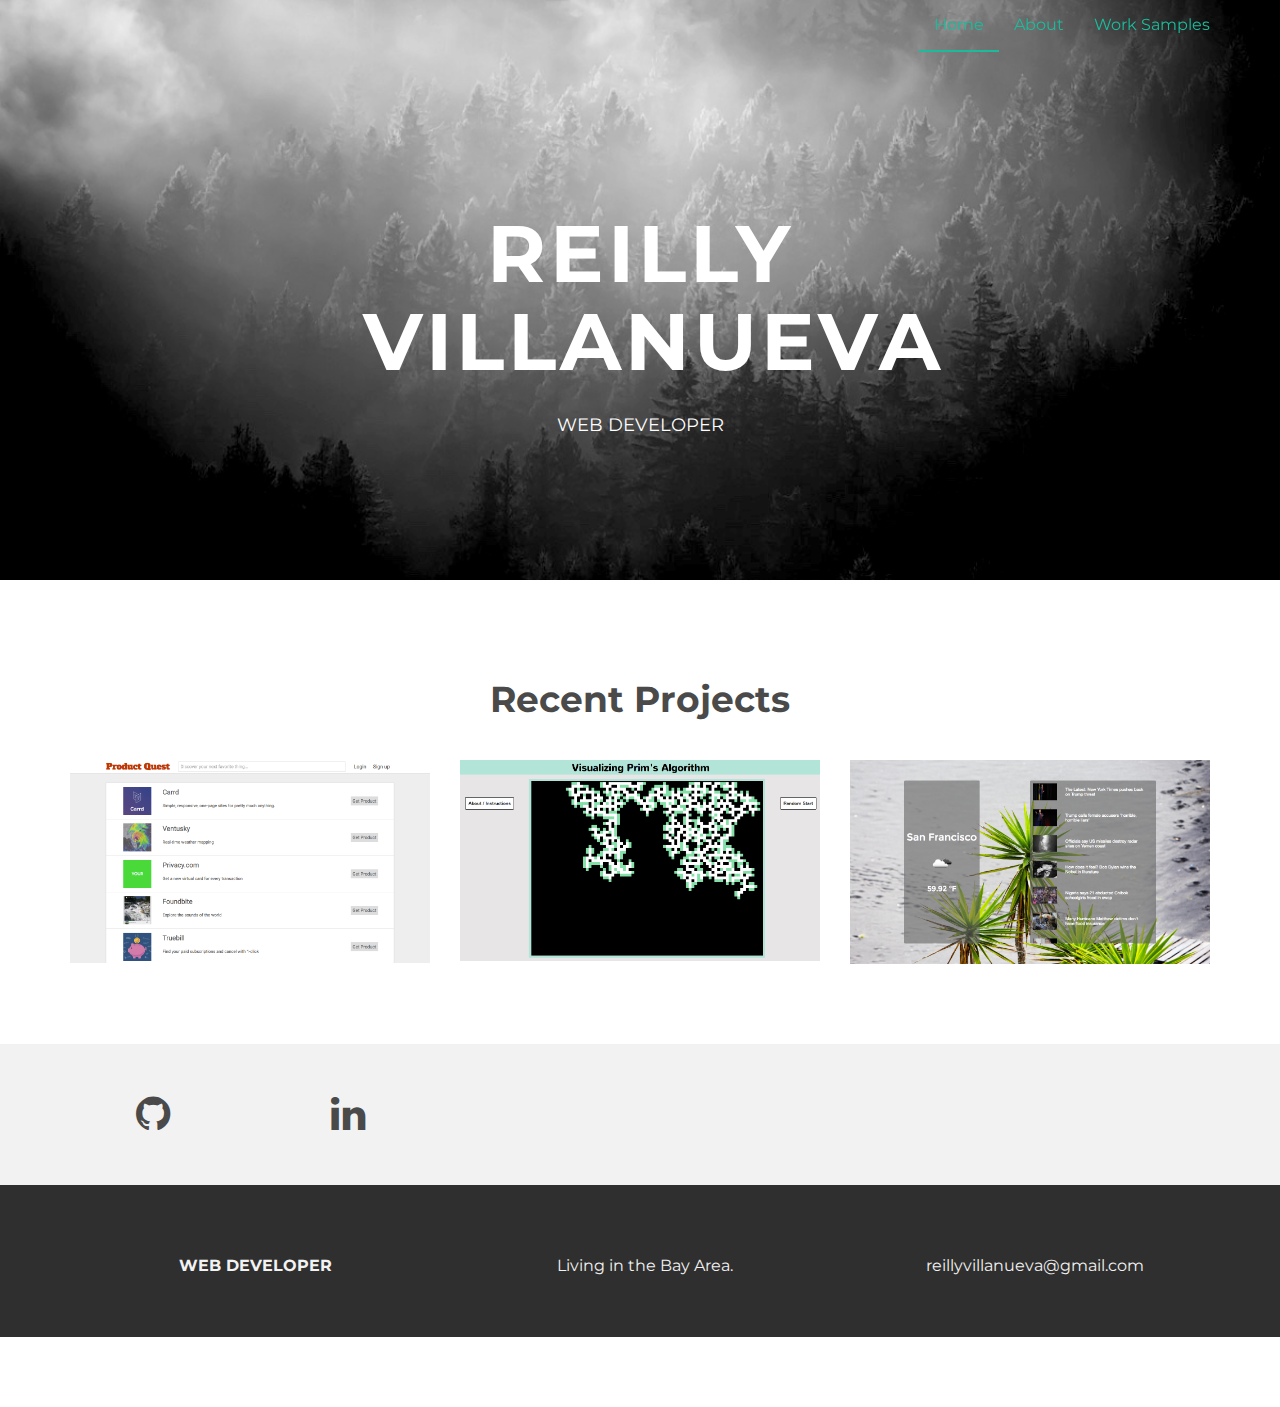
<file: index.html>
<!DOCTYPE html>
<html lang="en">
  <head>
    <meta charset="utf-8">
    <meta http-equiv="X-UA-Compatible" content="IE=edge">
    <meta name="viewport" content="width=device-width, initial-scale=1">
    <meta name="description" content="">
    <meta name="author" content="">
    <link rel="shortcut icon" href="assets/ico/favicon.ico.png">

    <title>Reilly Villanueva - Web Developer</title>

    <script>
    (function(i,s,o,g,r,a,m){i['GoogleAnalyticsObject']=r;i[r]=i[r]||function(){
    (i[r].q=i[r].q||[]).push(arguments)},i[r].l=1*new Date();a=s.createElement(o),
    m=s.getElementsByTagName(o)[0];a.async=1;a.src=g;m.parentNode.insertBefore(a,m)
    })(window,document,'script','https://www.google-analytics.com/analytics.js','ga');

    ga('create', 'UA-85219247-3', 'auto');
    ga('send', 'pageview');

    </script>

    <!-- Bootstrap core CSS -->
    <link href="assets/css/bootstrap.css" rel="stylesheet">

    <!-- Custom styles for this template -->
    <link href="assets/css/style.css" rel="stylesheet">
    <link href="assets/css/font-awesome.min.css" rel="stylesheet">

    <!-- Just for debugging purposes. Don't actually copy this line! -->
    <!--[if lt IE 9]><script src="../../assets/js/ie8-responsive-file-warning.js"></script><![endif]-->

    <!-- HTML5 shim and Respond.js IE8 support of HTML5 elements and media queries -->
    <!--[if lt IE 9]>
      <script src="https://oss.maxcdn.com/libs/html5shiv/3.7.0/html5shiv.js"></script>
      <script src="https://oss.maxcdn.com/libs/respond.js/1.4.2/respond.min.js"></script>
    <![endif]-->
  </head>

  <body>

    <!-- Static navbar -->
    <div class="navbar navbar-default navbar-fixed-top" role="navigation">
      <div class="container">
        <div class="navbar-header">
          <button type="button" class="navbar-toggle" data-toggle="collapse" data-target=".navbar-collapse">
            <span class="sr-only">Toggle navigation</span>
            <span class="icon-bar"></span>
            <span class="icon-bar"></span>
            <span class="icon-bar"></span>
          </button>
          <a class="navbar-brand" href="index.html"></a>
        </div>
        <div class="navbar-collapse collapse">
          <ul class="nav navbar-nav navbar-right">
            <li class="active"><a href="index.html">Home</a></li>
            <li><a href="about.html">About</a></li>
            <li><a href="#works">Work Samples</a></li>
          </ul>
        </div><!--/.nav-collapse -->
      </div>
    </div>


	<div id="headerwrap">
	    <div class="container">
			<div class="row">
				<div class="col-lg-6 col-lg-offset-3">
					<!-- <h4>HELLO PEOPLE, MY NAME IS</h4> -->
					<h1>REILLY VILLANUEVA</h1>
					<h4>WEB DEVELOPER</h4>
				</div>
			</div><! --/row -->
	    </div> <!-- /container -->
	</div><! --/headerwrap -->

	<section id="works"></section>
	<div class="container">
		<div class="row centered mt mb">
			<h1>Recent Projects</h1>

			<div class="col-lg-4 col-md-4 col-sm-4 gallery">
				<a href="productquest.html"><div class="fix">

        <img src="assets/img/portfolio/folio01.png" class="img-responsive"/><div class="overlay col-lg-4 col-md-4 col-sm-4">

        <h2 class="overlay-desc1 ">Product Quest</h2><h4 class="overlay-desc2">React, Redux, Rails, PostgreSQL</h4></div></div></a>
			</div>
			<div class="col-lg-4 col-md-4 col-sm-4 gallery">
				<a href="prims.html">
          <div class="fix">

          <img src="assets/img/portfolio/folio02.png" class="img-responsive"/><div class="overlay col-lg-4 col-md-4 col-sm-4">

          <h2 class="overlay-desc1 ">Maze Generator</h2><h4 class="overlay-desc2">JavaScript, HTML5 Canvas</h4></div></div></a>
			</div>
			<div class="col-lg-4 col-md-4 col-sm-4 gallery">
				<a href="newtabchrome.html"><div class="fix">

        <img src="assets/img/portfolio/folio03.png" class="img-responsive"/><div class="overlay col-lg-4 col-md-4 col-sm-4">

        <h2 class="overlay-desc1 ">New Tab Extension</h2><h4 class="overlay-desc2">JavaScript, HTML5, CSS Flexbox</h4></div></div></a>
			</div>
			<!-- <div class="col-lg-4 col-md-4 col-sm-4 gallery">
				<a href="work.html"><img src="assets/img/portfolio/folio04.png" class="img-responsive"></a>
			</div>
			<div class="col-lg-4 col-md-4 col-sm-4 gallery">
				<a href="work.html"><img src="assets/img/portfolio/folio05.png" class="img-responsive"></a>
			</div>
			<div class="col-lg-4 col-md-4 col-sm-4 gallery">
				<a href="work.html"><img src="assets/img/portfolio/folio06.png" class="img-responsive"></a> -->
			</div>
		</div><! --/row -->
	</div><! --/container -->

	<div id="social">
		<div class="container">
			<div class="row centered">

				<div class="col-lg-2">
					<a href="https://github.com/revillan"><i class="fa fa-github"></i></a>
				</div>
				<div class="col-lg-2">
					<a href="https://www.linkedin.com/in/reilly-villanueva"><i class="fa fa-linkedin"></i></a>
				</div>


			</div><! --/row -->
		</div><! --/container -->
	</div><! --/social -->

	<div id="footerwrap">
		<div class="container">
			<div class="row centered">
				<div class="col-lg-4">
					<p><b>WEB DEVELOPER </b></p>
				</div>

				<div class="col-lg-4">
					<p>Living in the Bay Area.</p>
				</div>
				<div class="col-lg-4">
					<p>reillyvillanueva@gmail.com</p>
				</div>
			</div>
		</div>
	</div><! --/footerwrap -->



    <!-- Bootstrap core JavaScript
    ================================================== -->
    <!-- Placed at the end of the document so the pages load faster -->
    <script src="https://ajax.googleapis.com/ajax/libs/jquery/1.11.0/jquery.min.js"></script>
    <script src="assets/js/bootstrap.min.js"></script>
  </body>
</html>
</file>
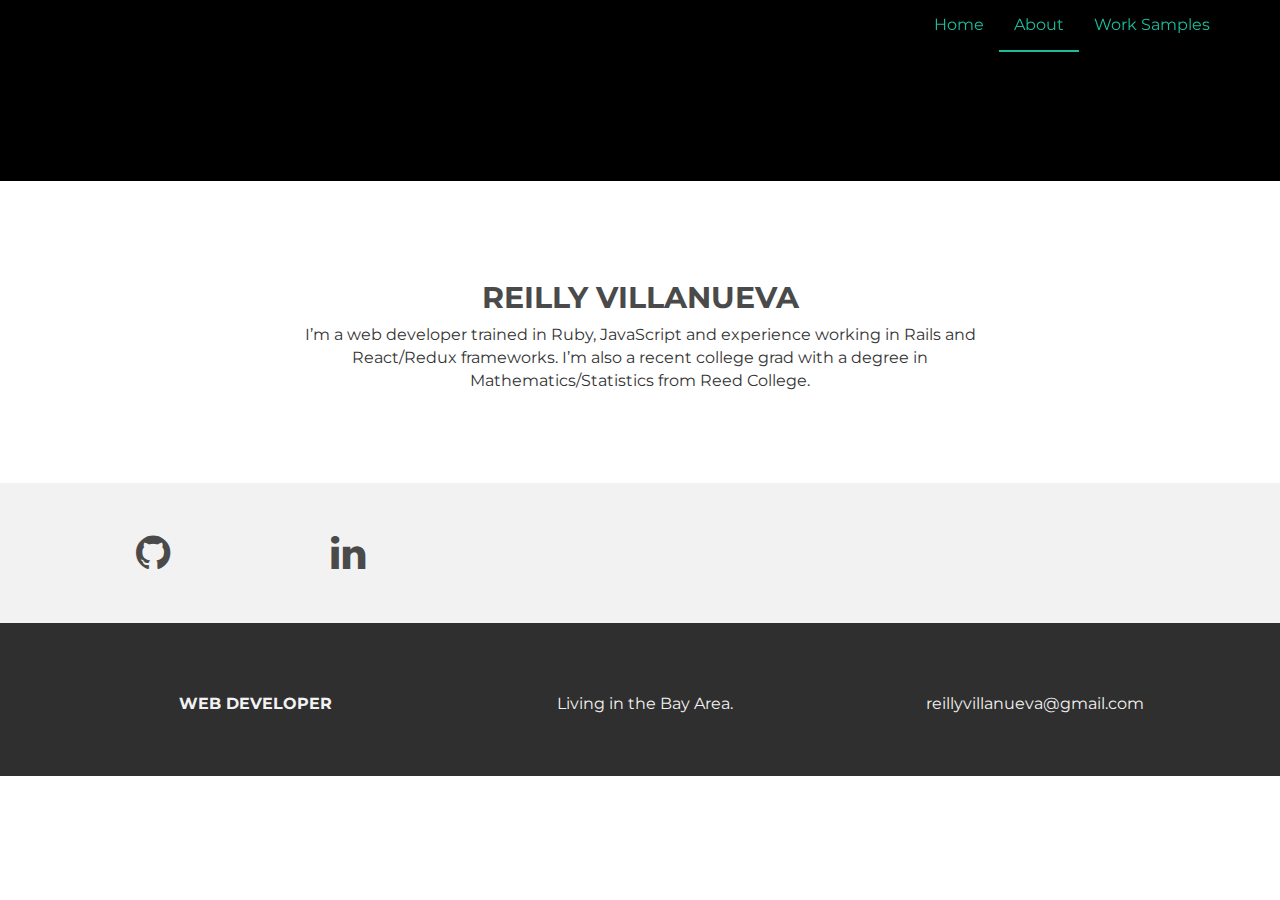
<file: about.html>
<!DOCTYPE html>
<html lang="en">
  <head>
    <meta charset="utf-8">
    <meta http-equiv="X-UA-Compatible" content="IE=edge">
    <meta name="viewport" content="width=device-width, initial-scale=1">
    <meta name="description" content="">
    <meta name="author" content="">
    <link rel="shortcut icon" href="assets/ico/favicon.ico.png">

    <script>
    (function(i,s,o,g,r,a,m){i['GoogleAnalyticsObject']=r;i[r]=i[r]||function(){
    (i[r].q=i[r].q||[]).push(arguments)},i[r].l=1*new Date();a=s.createElement(o),
    m=s.getElementsByTagName(o)[0];a.async=1;a.src=g;m.parentNode.insertBefore(a,m)
    })(window,document,'script','https://www.google-analytics.com/analytics.js','ga');

    ga('create', 'UA-85219247-3', 'auto');
    ga('send', 'pageview');

  </script>

    <title>About - Reilly Villanueva</title>

    <!-- Bootstrap core CSS -->
    <link href="assets/css/bootstrap.css" rel="stylesheet">

    <!-- Custom styles for this template -->
    <link href="assets/css/style.css" rel="stylesheet">
    <link href="assets/css/font-awesome.min.css" rel="stylesheet">

    <!-- Just for debugging purposes. Don't actually copy this line! -->
    <!--[if lt IE 9]><script src="../../assets/js/ie8-responsive-file-warning.js"></script><![endif]-->

    <!-- HTML5 shim and Respond.js IE8 support of HTML5 elements and media queries -->
    <!--[if lt IE 9]>
      <script src="https://oss.maxcdn.com/libs/html5shiv/3.7.0/html5shiv.js"></script>
      <script src="https://oss.maxcdn.com/libs/respond.js/1.4.2/respond.min.js"></script>
    <![endif]-->
  </head>

  <body>

    <!-- Static navbar -->
    <div class="navbar navbar-default navbar-fixed-top" role="navigation">
      <div class="container">
        <div class="navbar-header">
          <button type="button" class="navbar-toggle" data-toggle="collapse" data-target=".navbar-collapse">
            <span class="sr-only">Toggle navigation</span>
            <span class="icon-bar"></span>
            <span class="icon-bar"></span>
            <span class="icon-bar"></span>
          </button>
          <a class="navbar-brand" href="index.html"></a>
        </div>
        <div class="navbar-collapse collapse">
          <ul class="nav navbar-nav navbar-right">
            <li><a href="index.html">Home</a></li>
            <li class="active"><a href="about.html">About</a></li>
            <li><a href="index.html#works">Work Samples</a></li>
          </ul>
        </div><!--/.nav-collapse -->
      </div>
    </div>


	<div id="aboutwrap">
	    <div class="container">
			<div class="row">
				<div class="col-lg-6 col-lg-offset-3">
				</div>
			</div><! --/row -->
	    </div> <!-- /container -->
	</div><! --/aboutwrap -->

	<div class="container">
		<div class="row centered mt mb">
			<div class="col-lg-8 col-lg-offset-2">
				<h2>REILLY VILLANUEVA</h2>
				<p>I’m a web developer trained in Ruby, JavaScript and experience working in Rails and React/Redux frameworks. I’m also a recent college grad with a degree in Mathematics/Statistics from Reed College.</p>
			</div>

		</div><! --/row -->
	</div><! --/container -->

	<div id="social">
		<div class="container">
			<div class="row centered">
				<div class="col-lg-2">
            <a href="https://github.com/revillan"><i class="fa fa-github"></i></a>
          </div>
          <div class="col-lg-2">
            <a href="https://www.linkedin.com/in/reilly-villanueva"><i class="fa fa-linkedin"></i></a>
          </div>
			</div><! --/row -->
		</div><! --/container -->
	</div><! --/social -->

	<div id="footerwrap">
		<div class="container">
			<div class="row centered">
				<div class="col-lg-4">
					<p><b>WEB DEVELOPER</b></p>
				</div>

				<div class="col-lg-4">
					<p>Living in the Bay Area.</p>
				</div>
				<div class="col-lg-4">
					<p>reillyvillanueva@gmail.com</p>
				</div>

			</div>

		</div>
	</div><! --/footerwrap -->



    <!-- Bootstrap core JavaScript
    ================================================== -->
    <!-- Placed at the end of the document so the pages load faster -->
    <script src="https://ajax.googleapis.com/ajax/libs/jquery/1.11.0/jquery.min.js"></script>
    <script src="assets/js/bootstrap.min.js"></script>
  </body>
</html>
</file>
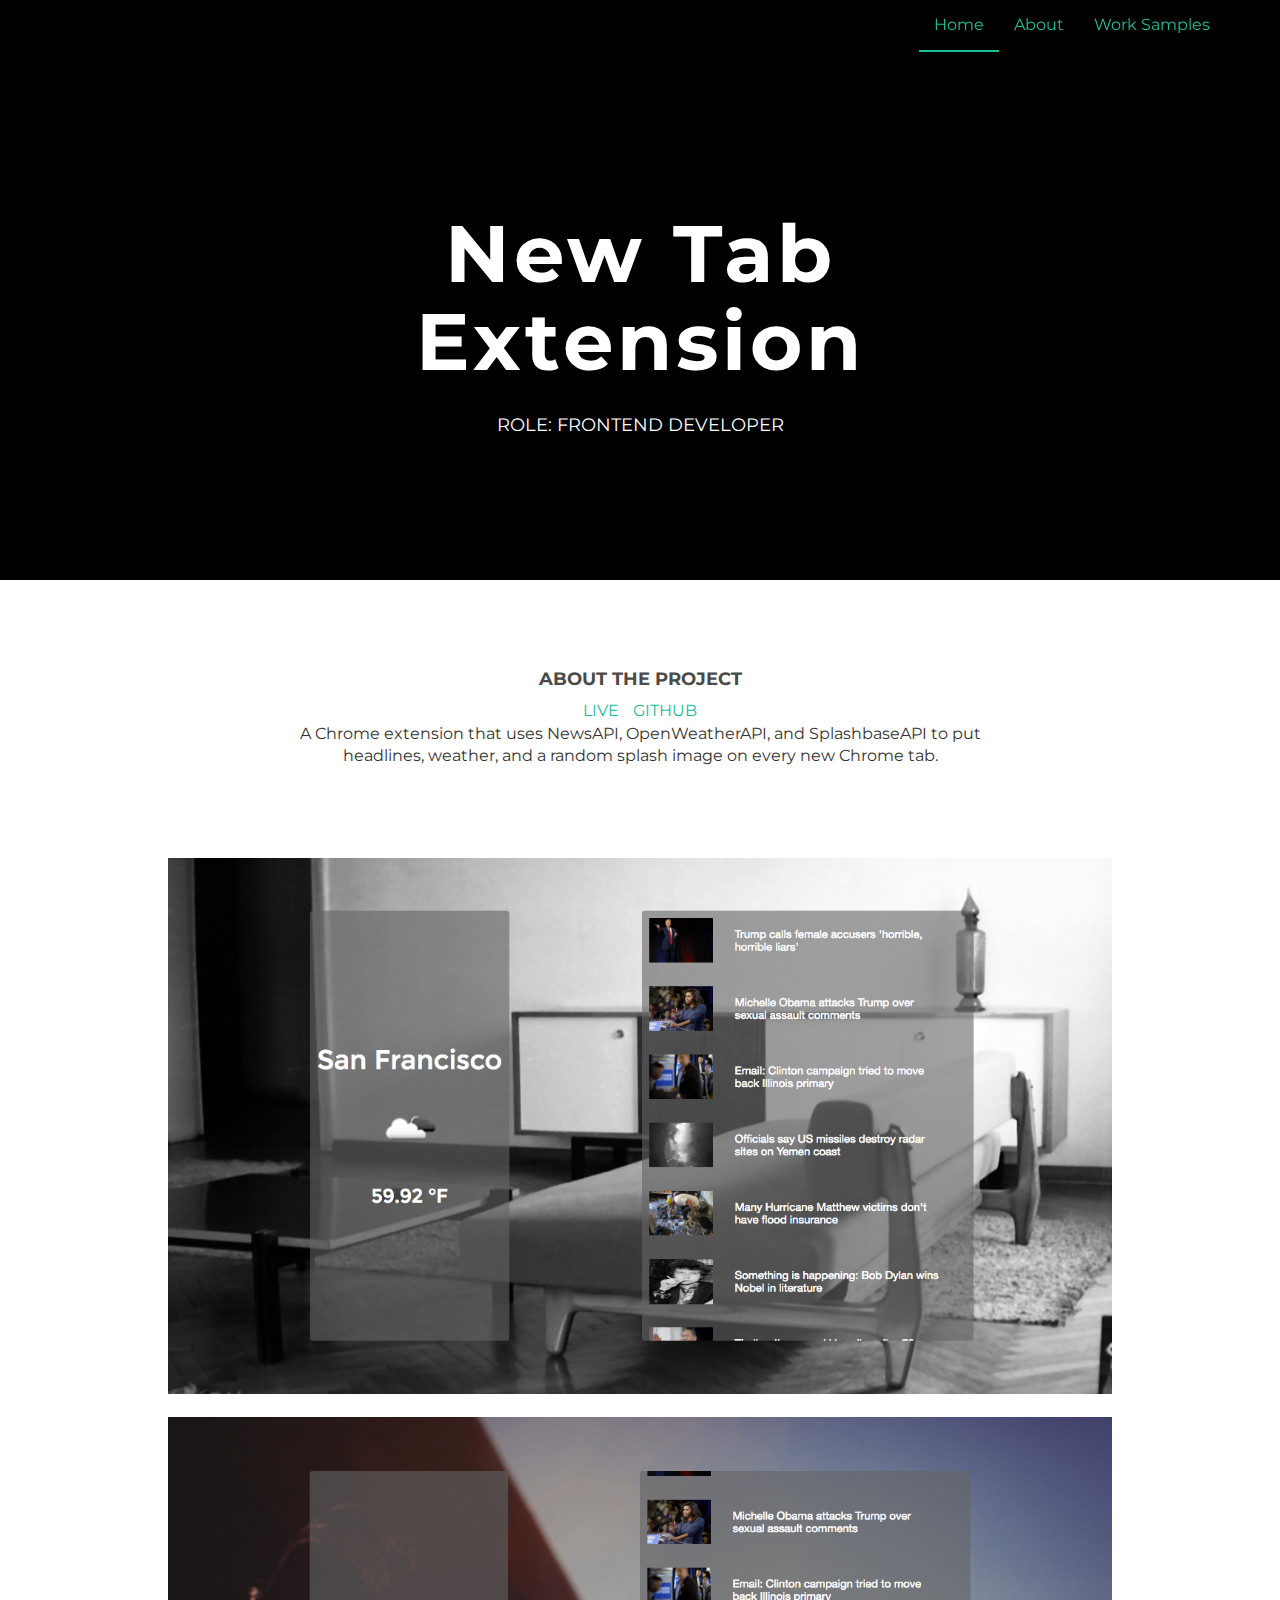
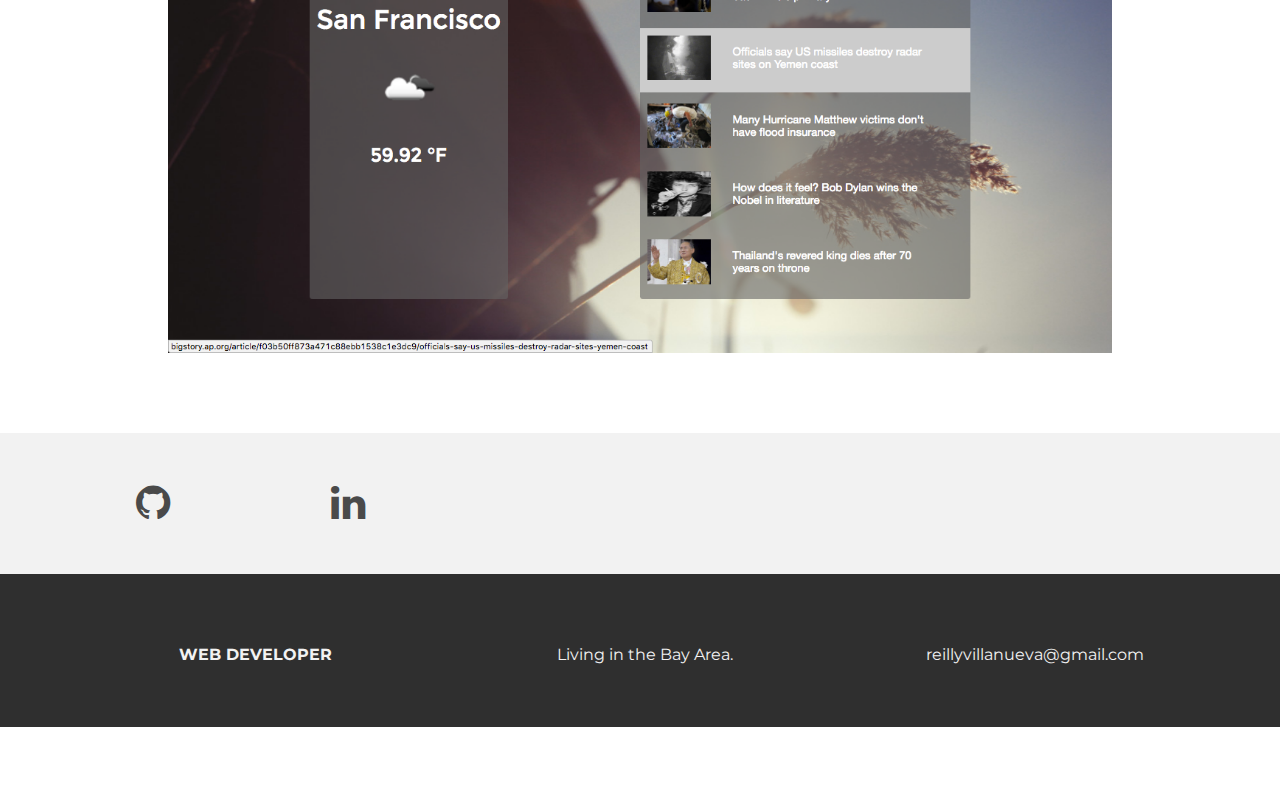
<file: newtabchrome.html>
<!DOCTYPE html>
<html lang="en">
  <head>
    <meta charset="utf-8">
    <meta http-equiv="X-UA-Compatible" content="IE=edge">
    <meta name="viewport" content="width=device-width, initial-scale=1">
    <meta name="description" content="">
    <meta name="author" content="">
    <link rel="shortcut icon" href="assets/ico/favicon.ico.png">

    <title>New Tab - Reilly Villanueva</title>

    <script>
    (function(i,s,o,g,r,a,m){i['GoogleAnalyticsObject']=r;i[r]=i[r]||function(){
    (i[r].q=i[r].q||[]).push(arguments)},i[r].l=1*new Date();a=s.createElement(o),
    m=s.getElementsByTagName(o)[0];a.async=1;a.src=g;m.parentNode.insertBefore(a,m)
    })(window,document,'script','https://www.google-analytics.com/analytics.js','ga');

    ga('create', 'UA-85219247-3', 'auto');
    ga('send', 'pageview');

  </script>

    <!-- Bootstrap core CSS -->
    <link href="assets/css/bootstrap.css" rel="stylesheet">

    <!-- Custom styles for this template -->
    <link href="assets/css/style.css" rel="stylesheet">
    <link href="assets/css/font-awesome.min.css" rel="stylesheet">

    <!-- Just for debugging purposes. Don't actually copy this line! -->
    <!--[if lt IE 9]><script src="../../assets/js/ie8-responsive-file-warning.js"></script><![endif]-->

    <!-- HTML5 shim and Respond.js IE8 support of HTML5 elements and media queries -->
    <!--[if lt IE 9]>
      <script src="https://oss.maxcdn.com/libs/html5shiv/3.7.0/html5shiv.js"></script>
      <script src="https://oss.maxcdn.com/libs/respond.js/1.4.2/respond.min.js"></script>
    <![endif]-->
  </head>

  <body>

    <!-- Static navbar -->
    <div class="navbar navbar-default navbar-fixed-top" role="navigation">
      <div class="container">
        <div class="navbar-header">
          <button type="button" class="navbar-toggle" data-toggle="collapse" data-target=".navbar-collapse">
            <span class="sr-only">Toggle navigation</span>
            <span class="icon-bar"></span>
            <span class="icon-bar"></span>
            <span class="icon-bar"></span>
          </button>
          <a class="navbar-brand" href="index.html"></a>
        </div>
        <div class="navbar-collapse collapse">
          <ul class="nav navbar-nav navbar-right">
            <li class="active"><a href="index.html">Home</a></li>
            <li><a href="about.html">About</a></li>
            <li><a href="index.html#works">Work Samples</a></li>
          </ul>
        </div><!--/.nav-collapse -->
      </div>
    </div>


	<div id="workwrap">
	    <div class="container">
			<div class="row">
				<div class="col-lg-6 col-lg-offset-3">
					<h4></h4>
					<h1>New Tab Extension</h1>
					<h4>ROLE: FRONTEND DEVELOPER</h4>
				</div>
			</div><! --/row -->
	    </div> <!-- /container -->
	</div><! --/workwrap -->

	<section id="works"></section>
	<div class="container">
		<div class="row centered mt mb">
			<div class="col-lg-8 col-lg-offset-2">
				<h4>ABOUT THE PROJECT</h4>
        <a href="https://chrome.google.com/webstore/detail/simple-new-tab/gjelabfnalcklnibgagdlpmdhmkcpkbm" style="margin-right: 10px; color: #1ABC9C;">LIVE  </a>
        <a style="color: #1ABC9C;" href="https://github.com/revillan/new_tab_extension">GITHUB</a>
        <br />

				<p>A Chrome extension that uses NewsAPI, OpenWeatherAPI, and SplashbaseAPI to put headlines, weather, and a random splash image on every new Chrome tab.</p>
			</div>
			<div class="col-lg-10 col-lg-offset-1 mt">
				<img class="img-responsive" src="assets/img/newtab2.png">
				<br>
				<img class="img-responsive" src="assets/img/newtab.png">
			</div>

		</div><! --/row -->
	</div><! --/container -->

	<div id="social">
		<div class="container">
			<div class="row centered">
        <div class="col-lg-2">
					<a href="https://github.com/revillan"><i class="fa fa-github"></i></a>
				</div>
				<div class="col-lg-2">
					<a href="https://www.linkedin.com/in/reilly-villanueva"><i class="fa fa-linkedin"></i></a>
				</div>

			</div><! --/row -->
		</div><! --/container -->
	</div><! --/social -->

	<div id="footerwrap">
		<div class="container">
			<div class="row centered">
				<div class="col-lg-4">
					<p><b>WEB DEVELOPER</b></p>
				</div>

				<div class="col-lg-4">
					<p>Living in the Bay Area.</p>
				</div>
				<div class="col-lg-4">
					<p>reillyvillanueva@gmail.com</p>
				</div>

			</div>

		</div>
	</div><! --/footerwrap -->



    <!-- Bootstrap core JavaScript
    ================================================== -->
    <!-- Placed at the end of the document so the pages load faster -->
    <script src="https://ajax.googleapis.com/ajax/libs/jquery/1.11.0/jquery.min.js"></script>
    <script src="assets/js/bootstrap.min.js"></script>
  </body>
</html>
</file>
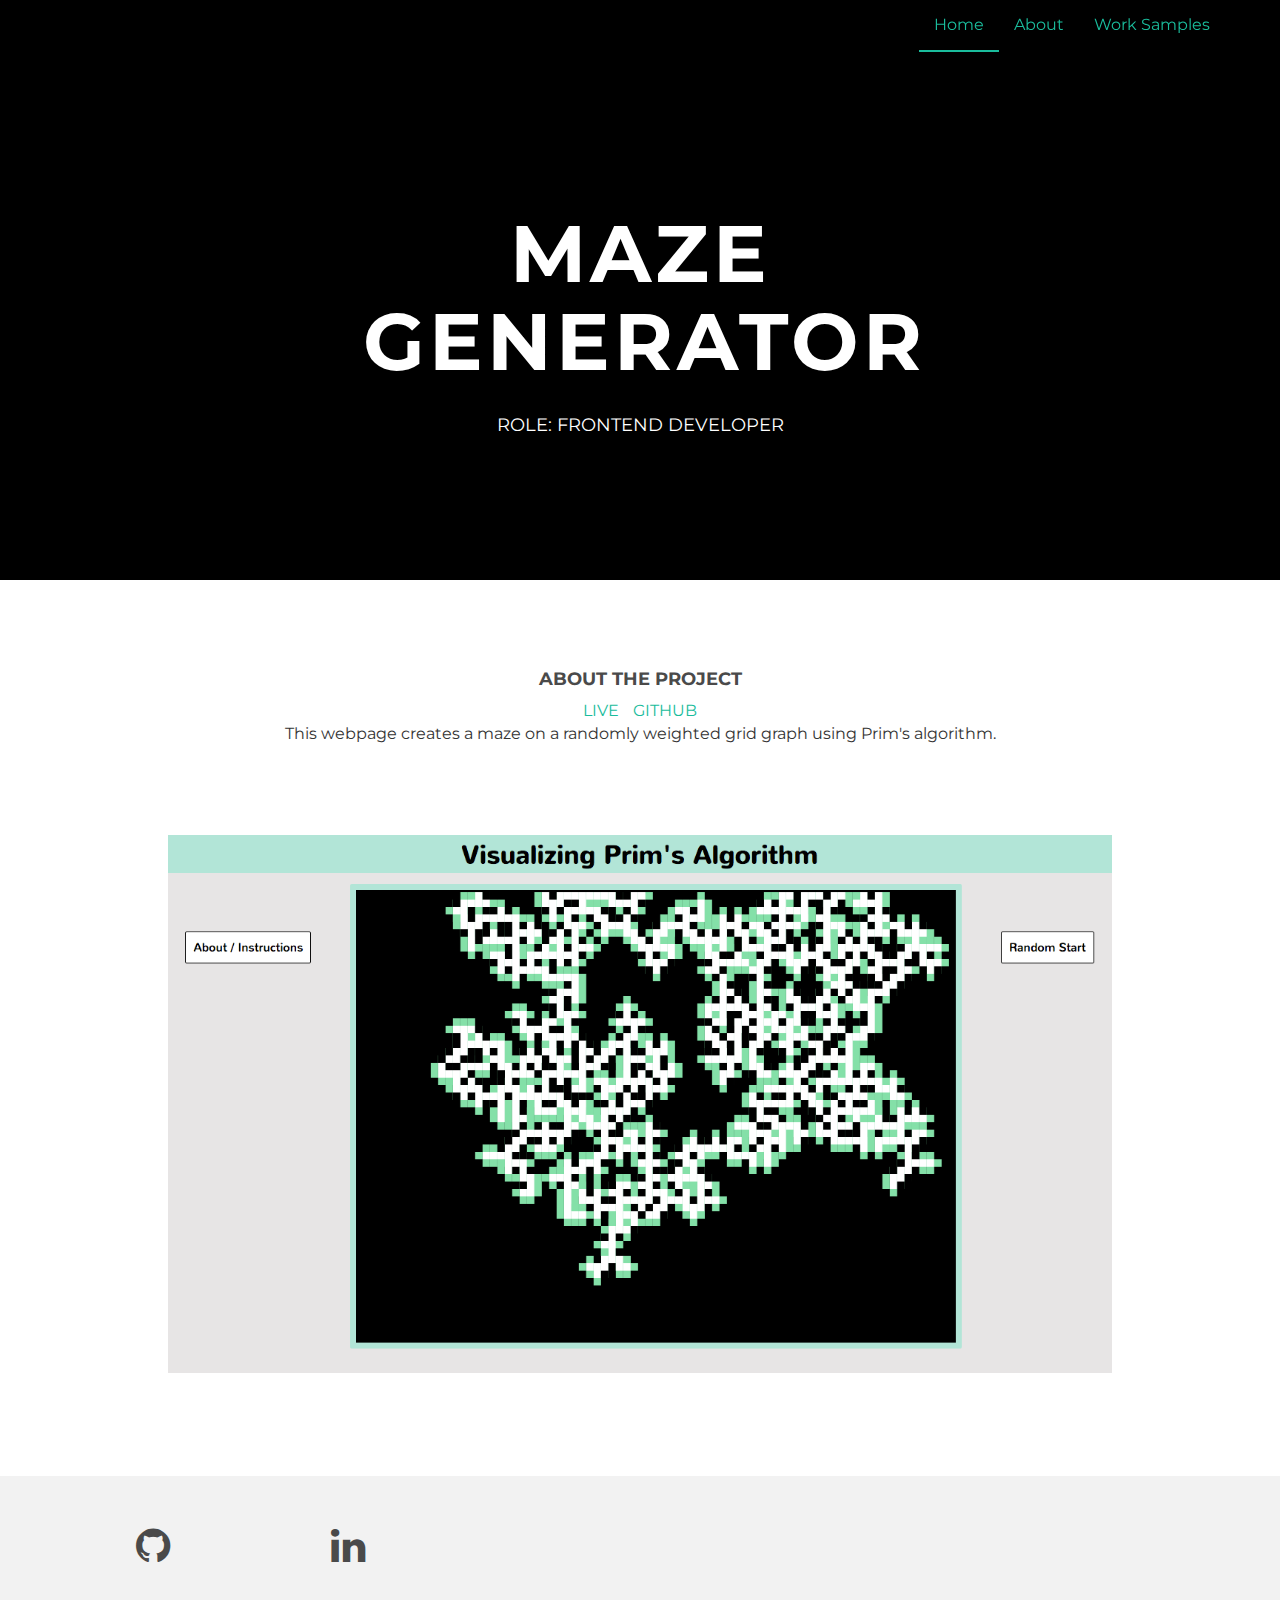
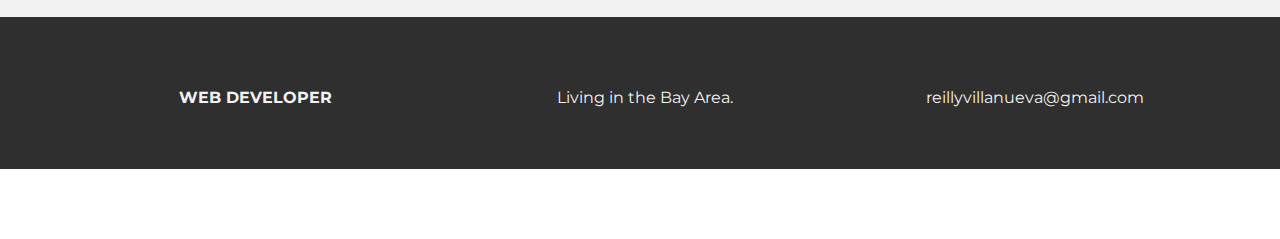
<file: prims.html>
<!DOCTYPE html>
<html lang="en">
  <head>
    <meta charset="utf-8">
    <meta http-equiv="X-UA-Compatible" content="IE=edge">
    <meta name="viewport" content="width=device-width, initial-scale=1">
    <meta name="description" content="">
    <meta name="author" content="">
    <link rel="shortcut icon" href="assets/ico/favicon.ico.png">

    <script>
    (function(i,s,o,g,r,a,m){i['GoogleAnalyticsObject']=r;i[r]=i[r]||function(){
    (i[r].q=i[r].q||[]).push(arguments)},i[r].l=1*new Date();a=s.createElement(o),
    m=s.getElementsByTagName(o)[0];a.async=1;a.src=g;m.parentNode.insertBefore(a,m)
    })(window,document,'script','https://www.google-analytics.com/analytics.js','ga');

    ga('create', 'UA-85219247-3', 'auto');
    ga('send', 'pageview');

  </script>

    <title>Maze Generator - Reilly Villanueva</title>

    <!-- Bootstrap core CSS -->
    <link href="assets/css/bootstrap.css" rel="stylesheet">

    <!-- Custom styles for this template -->
    <link href="assets/css/style.css" rel="stylesheet">
    <link href="assets/css/font-awesome.min.css" rel="stylesheet">

    <!-- Just for debugging purposes. Don't actually copy this line! -->
    <!--[if lt IE 9]><script src="../../assets/js/ie8-responsive-file-warning.js"></script><![endif]-->

    <!-- HTML5 shim and Respond.js IE8 support of HTML5 elements and media queries -->
    <!--[if lt IE 9]>
      <script src="https://oss.maxcdn.com/libs/html5shiv/3.7.0/html5shiv.js"></script>
      <script src="https://oss.maxcdn.com/libs/respond.js/1.4.2/respond.min.js"></script>
    <![endif]-->
  </head>

  <body>

    <!-- Static navbar -->
    <div class="navbar navbar-default navbar-fixed-top" role="navigation">
      <div class="container">
        <div class="navbar-header">
          <button type="button" class="navbar-toggle" data-toggle="collapse" data-target=".navbar-collapse">
            <span class="sr-only">Toggle navigation</span>
            <span class="icon-bar"></span>
            <span class="icon-bar"></span>
            <span class="icon-bar"></span>
          </button>
          <a class="navbar-brand" href="index.html"></a>
        </div>
        <div class="navbar-collapse collapse">
          <ul class="nav navbar-nav navbar-right">
            <li class="active"><a href="index.html">Home</a></li>
            <li><a href="about.html">About</a></li>
            <li><a href="index.html#works">Work Samples</a></li>
          </ul>
        </div><!--/.nav-collapse -->
      </div>
    </div>


	<div id="workwrap">
	    <div class="container">
			<div class="row">
				<div class="col-lg-6 col-lg-offset-3">
					<h4></h4>
					<h1>MAZE GENERATOR</h1>
					<h4>ROLE: FRONTEND DEVELOPER</h4>
				</div>
			</div><! --/row -->
	    </div> <!-- /container -->
	</div><! --/workwrap -->

	<section id="works"></section>
	<div class="container">
		<div class="row centered mt mb">
			<div class="col-lg-8 col-lg-offset-2">
				<h4>ABOUT THE PROJECT</h4>
        <a href="https://revillan.github.io/maze_generator" style="margin-right: 10px; color: #1ABC9C;">LIVE  </a>
        <a style="color: #1ABC9C;" href="https://github.com/revillan/maze_generator">GITHUB</a>
        <br />

				<p>This webpage creates a maze on a randomly weighted grid graph using Prim's algorithm.</p>
        <p></p>
			</div>
			<div class="col-lg-10 col-lg-offset-1 mt">
				<img class="img-responsive" src="assets/img/prim.png">
				<br>
				<!-- <img class="img-responsive" src="assets/img/pr02.jpg"> -->
			</div>

		</div><! --/row -->
	</div><! --/container -->

	<div id="social">
		<div class="container">
			<div class="row centered">
        <div class="col-lg-2">
					<a href="https://github.com/revillan"><i class="fa fa-github"></i></a>
				</div>
				<div class="col-lg-2">
					<a href="https://www.linkedin.com/in/reilly-villanueva"><i class="fa fa-linkedin"></i></a>
				</div>

			</div><! --/row -->
		</div><! --/container -->
	</div><! --/social -->

	<div id="footerwrap">
		<div class="container">
			<div class="row centered">
				<div class="col-lg-4">
					<p><b>WEB DEVELOPER</b></p>
				</div>

				<div class="col-lg-4">
					<p>Living in the Bay Area.</p>
				</div>
				<div class="col-lg-4">
					<p>reillyvillanueva@gmail.com</p>
				</div>

			</div>

		</div>
	</div><! --/footerwrap -->



    <!-- Bootstrap core JavaScript
    ================================================== -->
    <!-- Placed at the end of the document so the pages load faster -->
    <script src="https://ajax.googleapis.com/ajax/libs/jquery/1.11.0/jquery.min.js"></script>
    <script src="assets/js/bootstrap.min.js"></script>
  </body>
</html>
</file>
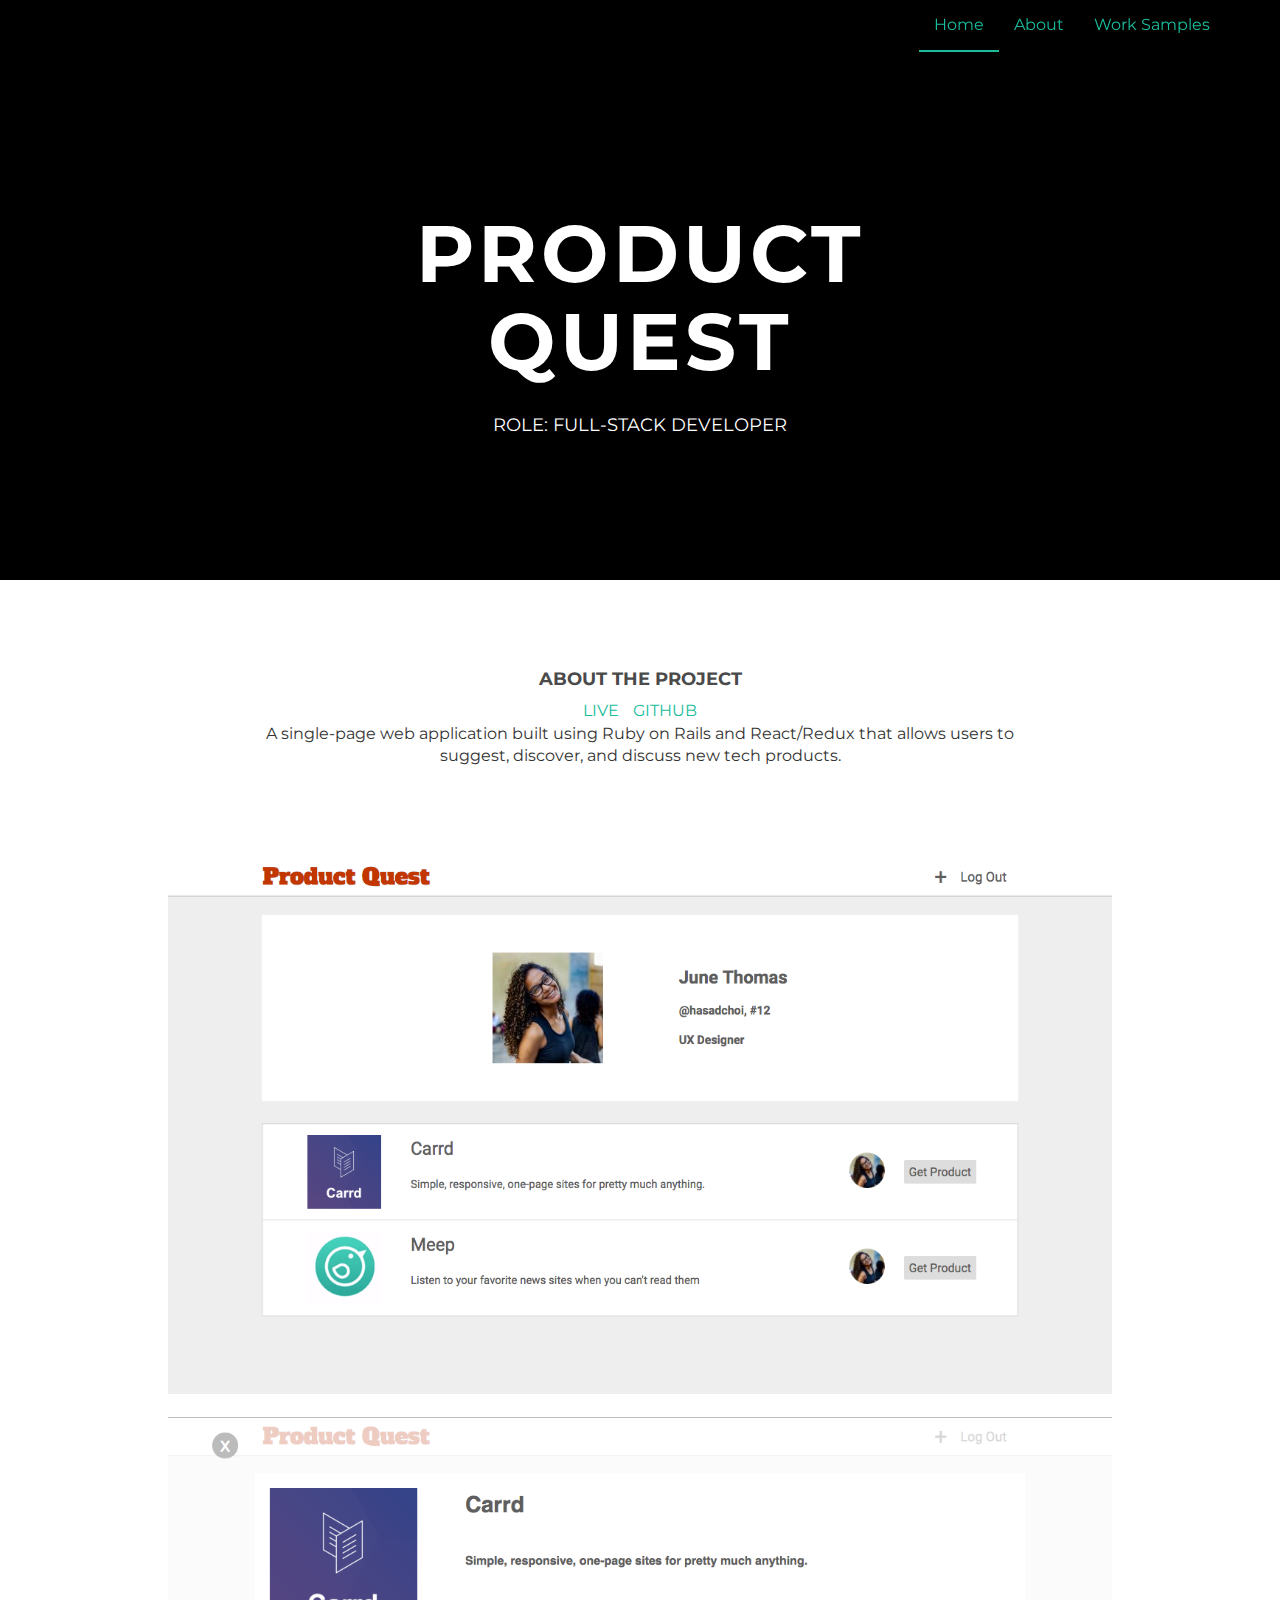
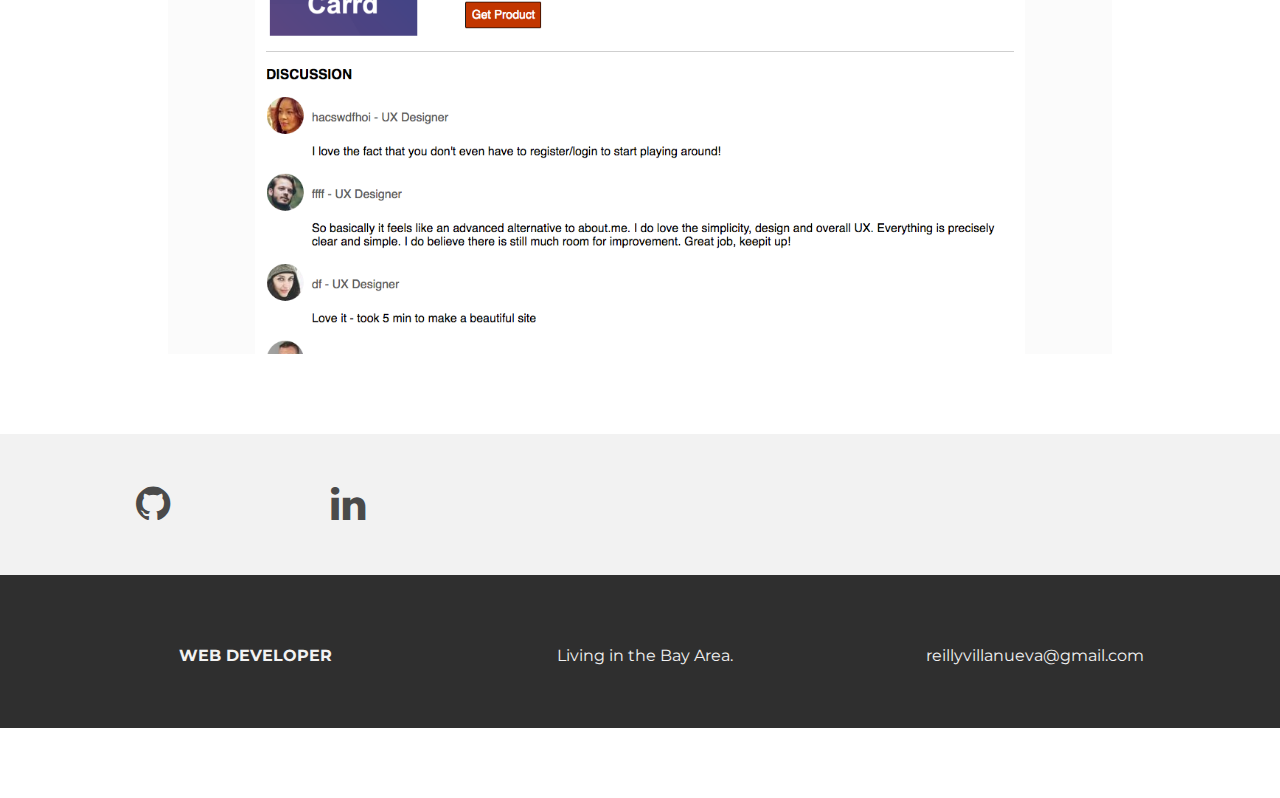
<file: productquest.html>
<!DOCTYPE html>
<html lang="en">
  <head>
    <meta charset="utf-8">
    <meta http-equiv="X-UA-Compatible" content="IE=edge">
    <meta name="viewport" content="width=device-width, initial-scale=1">
    <meta name="description" content="">
    <meta name="author" content="">
    <link rel="shortcut icon" href="assets/ico/favicon.ico.png">

    <title>Product Quest - Reilly Villanueva</title>

    <script>
    (function(i,s,o,g,r,a,m){i['GoogleAnalyticsObject']=r;i[r]=i[r]||function(){
    (i[r].q=i[r].q||[]).push(arguments)},i[r].l=1*new Date();a=s.createElement(o),
    m=s.getElementsByTagName(o)[0];a.async=1;a.src=g;m.parentNode.insertBefore(a,m)
    })(window,document,'script','https://www.google-analytics.com/analytics.js','ga');

    ga('create', 'UA-85219247-3', 'auto');
    ga('send', 'pageview');

  </script>

    <!-- Bootstrap core CSS -->
    <link href="assets/css/bootstrap.css" rel="stylesheet">

    <!-- Custom styles for this template -->
    <link href="assets/css/style.css" rel="stylesheet">
    <link href="assets/css/font-awesome.min.css" rel="stylesheet">

    <!-- Just for debugging purposes. Don't actually copy this line! -->
    <!--[if lt IE 9]><script src="../../assets/js/ie8-responsive-file-warning.js"></script><![endif]-->

    <!-- HTML5 shim and Respond.js IE8 support of HTML5 elements and media queries -->
    <!--[if lt IE 9]>
      <script src="https://oss.maxcdn.com/libs/html5shiv/3.7.0/html5shiv.js"></script>
      <script src="https://oss.maxcdn.com/libs/respond.js/1.4.2/respond.min.js"></script>
    <![endif]-->
  </head>

  <body>

    <!-- Static navbar -->
    <div class="navbar navbar-default navbar-fixed-top" role="navigation">
      <div class="container">
        <div class="navbar-header">
          <button type="button" class="navbar-toggle" data-toggle="collapse" data-target=".navbar-collapse">
            <span class="sr-only">Toggle navigation</span>
            <span class="icon-bar"></span>
            <span class="icon-bar"></span>
            <span class="icon-bar"></span>
          </button>
          <a class="navbar-brand" href="index.html"></a>
        </div>
        <div class="navbar-collapse collapse">
          <ul class="nav navbar-nav navbar-right">
            <li class="active"><a href="index.html">Home</a></li>
            <li><a href="about.html">About</a></li>
            <li><a href="index.html#works">Work Samples</a></li>
          </ul>
        </div><!--/.nav-collapse -->
      </div>
    </div>


	<div id="workwrap">
	    <div class="container">
			<div class="row">
				<div class="col-lg-6 col-lg-offset-3">
					<h4></h4>
					<h1>PRODUCT QUEST</h1>
					<h4>ROLE: FULL-STACK DEVELOPER</h4>
				</div>
			</div><! --/row -->
	    </div> <!-- /container -->
	</div><! --/workwrap -->

	<section id="works"></section>
	<div class="container">
		<div class="row centered mt mb">
			<div class="col-lg-8 col-lg-offset-2">
				<h4>ABOUT THE PROJECT</h4>
        <a href="http://productquest.xyz/" style="margin-right: 10px; color: #1ABC9C;">LIVE  </a>
        <a style="color: #1ABC9C;" href="https://github.com/revillan/ProductQuest">GITHUB</a>
        <br />
				<p>A single-page web application built using Ruby on Rails and React/Redux that allows users to suggest, discover, and discuss new tech products.</p>

        <p></p>
			</div>
			<div class="col-lg-10 col-lg-offset-1 mt">
				<img class="img-responsive" src="assets/img/prodq2.png">
				<br>
				<img class="img-responsive" src="assets/img/prodq.png">
			</div>

		</div><! --/row -->
	</div><! --/container -->

	<div id="social">
		<div class="container">
			<div class="row centered">
        <div class="col-lg-2">
					<a href="https://github.com/revillan"><i class="fa fa-github"></i></a>
				</div>
				<div class="col-lg-2">
					<a href="https://www.linkedin.com/in/reilly-villanueva"><i class="fa fa-linkedin"></i></a>
				</div>

			</div><! --/row -->
		</div><! --/container -->
	</div><! --/social -->

	<div id="footerwrap">
		<div class="container">
			<div class="row centered">
				<div class="col-lg-4">
					<p><b>WEB DEVELOPER</b></p>
				</div>

				<div class="col-lg-4">
					<p>Living in the Bay Area.</p>
				</div>
				<div class="col-lg-4">
					<p>reillyvillanueva@gmail.com</p>
				</div>

			</div>

		</div>
	</div><! --/footerwrap -->



    <!-- Bootstrap core JavaScript
    ================================================== -->
    <!-- Placed at the end of the document so the pages load faster -->
    <script src="https://ajax.googleapis.com/ajax/libs/jquery/1.11.0/jquery.min.js"></script>
    <script src="assets/js/bootstrap.min.js"></script>
  </body>
</html>
</file>
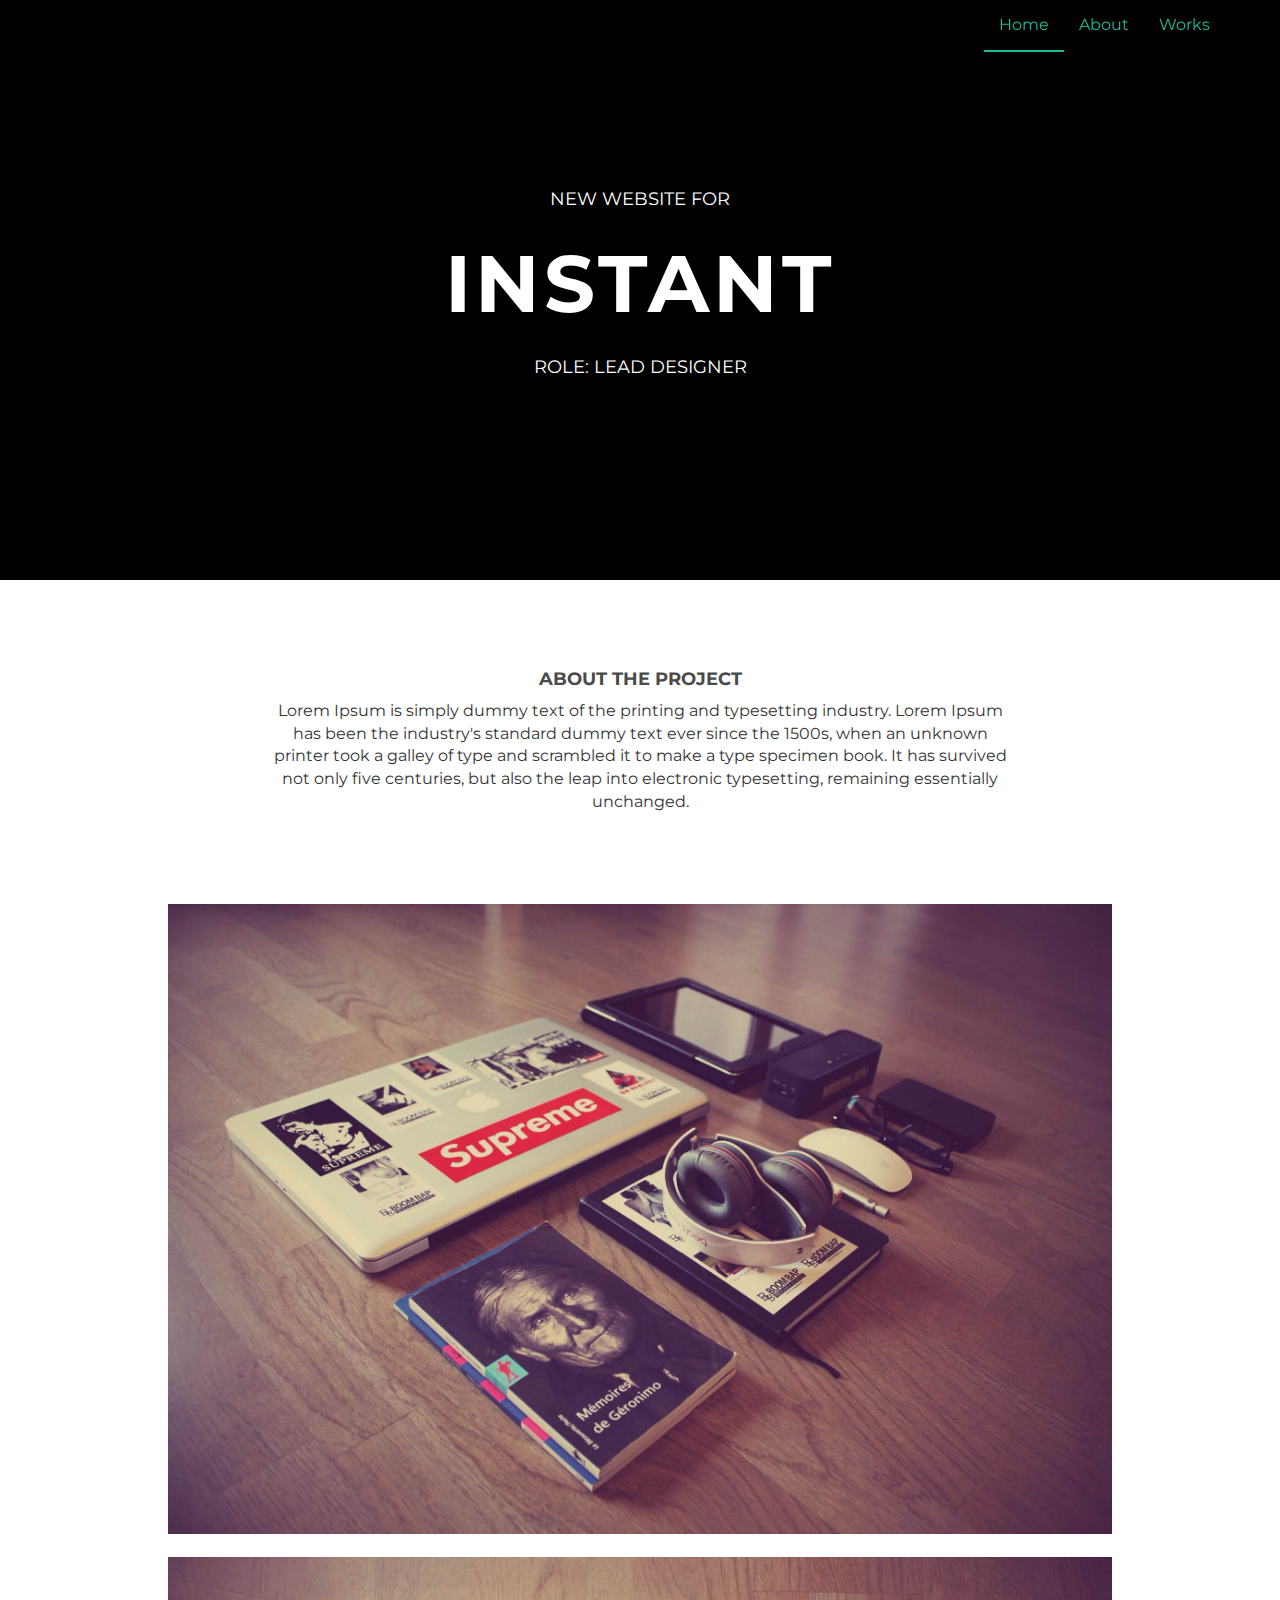
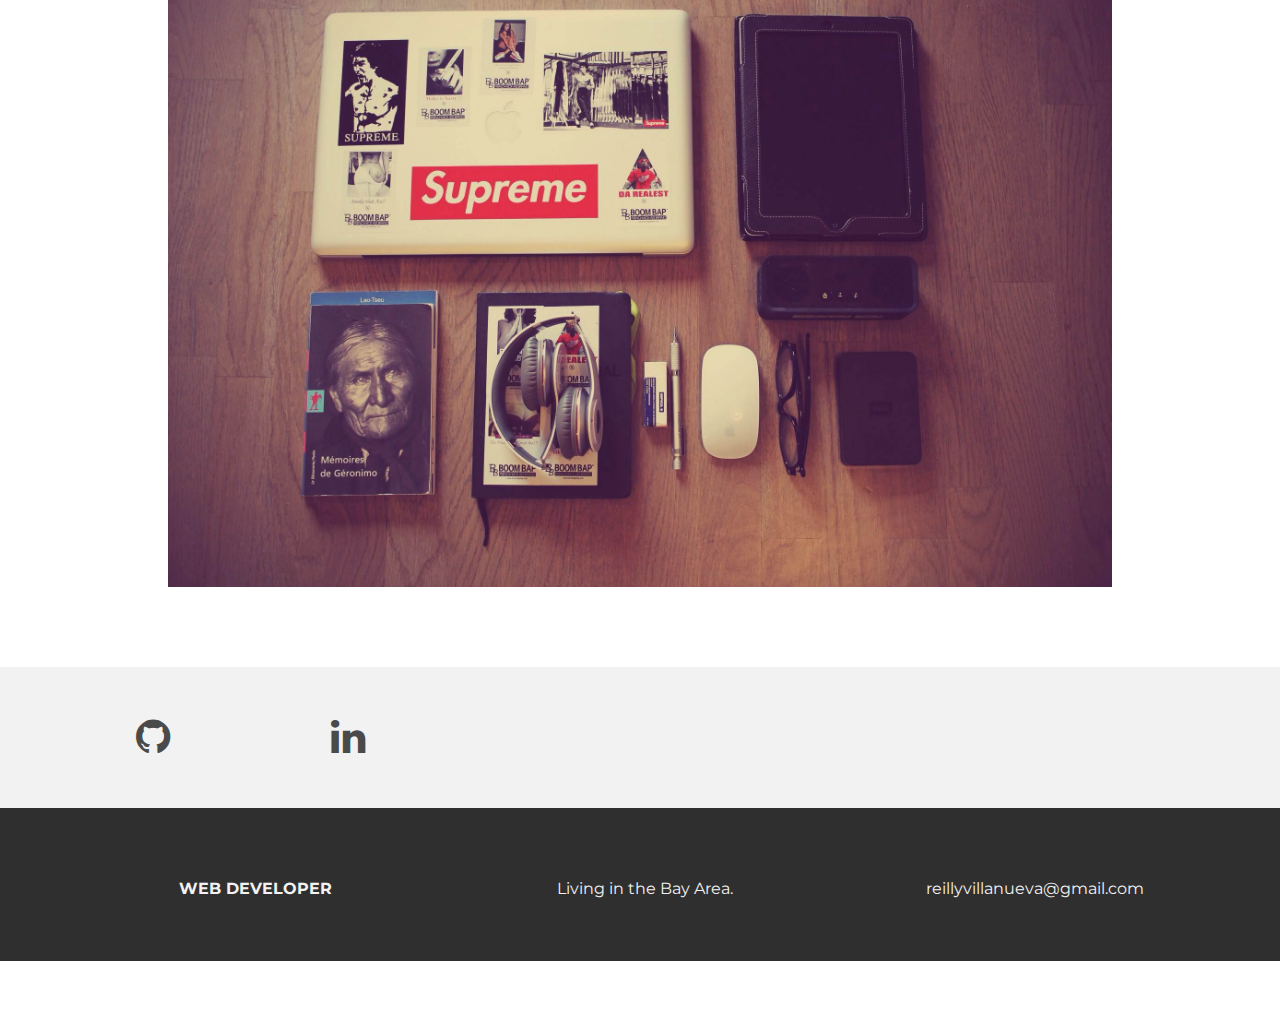
<file: work.html>
<!DOCTYPE html>
<html lang="en">
  <head>
    <meta charset="utf-8">
    <meta http-equiv="X-UA-Compatible" content="IE=edge">
    <meta name="viewport" content="width=device-width, initial-scale=1">
    <meta name="description" content="">
    <meta name="author" content="">
    <link rel="shortcut icon" href="assets/ico/favicon.ico.png">

    <title>INSTANT - Bootstrap Theme</title>

    <script>
    (function(i,s,o,g,r,a,m){i['GoogleAnalyticsObject']=r;i[r]=i[r]||function(){
    (i[r].q=i[r].q||[]).push(arguments)},i[r].l=1*new Date();a=s.createElement(o),
    m=s.getElementsByTagName(o)[0];a.async=1;a.src=g;m.parentNode.insertBefore(a,m)
    })(window,document,'script','https://www.google-analytics.com/analytics.js','ga');

    ga('create', 'UA-85219247-3', 'auto');
    ga('send', 'pageview');

  </script>

    <!-- Bootstrap core CSS -->
    <link href="assets/css/bootstrap.css" rel="stylesheet">

    <!-- Custom styles for this template -->
    <link href="assets/css/style.css" rel="stylesheet">
    <link href="assets/css/font-awesome.min.css" rel="stylesheet">

    <!-- Just for debugging purposes. Don't actually copy this line! -->
    <!--[if lt IE 9]><script src="../../assets/js/ie8-responsive-file-warning.js"></script><![endif]-->

    <!-- HTML5 shim and Respond.js IE8 support of HTML5 elements and media queries -->
    <!--[if lt IE 9]>
      <script src="https://oss.maxcdn.com/libs/html5shiv/3.7.0/html5shiv.js"></script>
      <script src="https://oss.maxcdn.com/libs/respond.js/1.4.2/respond.min.js"></script>
    <![endif]-->
  </head>

  <body>

    <!-- Static navbar -->
    <div class="navbar navbar-default navbar-fixed-top" role="navigation">
      <div class="container">
        <div class="navbar-header">
          <button type="button" class="navbar-toggle" data-toggle="collapse" data-target=".navbar-collapse">
            <span class="sr-only">Toggle navigation</span>
            <span class="icon-bar"></span>
            <span class="icon-bar"></span>
            <span class="icon-bar"></span>
          </button>
          <a class="navbar-brand" href="index.html"></a>
        </div>
        <div class="navbar-collapse collapse">
          <ul class="nav navbar-nav navbar-right">
            <li class="active"><a href="index.html">Home</a></li>
            <li><a href="about.html">About</a></li>
            <li><a href="index.html#works">Works</a></li>
          </ul>
        </div><!--/.nav-collapse -->
      </div>
    </div>


	<div id="workwrap">
	    <div class="container">
			<div class="row">
				<div class="col-lg-6 col-lg-offset-3">
					<h4>NEW WEBSITE FOR</h4>
					<h1>INSTANT</h1>
					<h4>ROLE: LEAD DESIGNER</h4>
				</div>
			</div><! --/row -->
	    </div> <!-- /container -->
	</div><! --/workwrap -->

	<section id="works"></section>
	<div class="container">
		<div class="row centered mt mb">
			<div class="col-lg-8 col-lg-offset-2">
				<h4>ABOUT THE PROJECT</h4>
				<p>Lorem Ipsum is simply dummy text of the printing and typesetting industry. Lorem Ipsum has been the industry's standard dummy text ever since the 1500s, when an unknown printer took a galley of type and scrambled it to make a type specimen book. It has survived not only five centuries, but also the leap into electronic typesetting, remaining essentially unchanged.</p>
			</div>
			<div class="col-lg-10 col-lg-offset-1 mt">
				<img class="img-responsive" src="assets/img/pr01.jpg">
				<br>
				<img class="img-responsive" src="assets/img/pr02.jpg">
			</div>

		</div><! --/row -->
	</div><! --/container -->

	<div id="social">
		<div class="container">
			<div class="row centered">
        <div class="col-lg-2">
					<a href="https://github.com/revillan"><i class="fa fa-github"></i></a>
				</div>
				<div class="col-lg-2">
					<a href="https://www.linkedin.com/in/reilly-villanueva"><i class="fa fa-linkedin"></i></a>
				</div>

			</div><! --/row -->
		</div><! --/container -->
	</div><! --/social -->

	<div id="footerwrap">
		<div class="container">
			<div class="row centered">
				<div class="col-lg-4">
					<p><b>WEB DEVELOPER</b></p>
				</div>

				<div class="col-lg-4">
					<p>Living in the Bay Area.</p>
				</div>
				<div class="col-lg-4">
					<p>reillyvillanueva@gmail.com</p>
				</div>

			</div>

		</div>
	</div><! --/footerwrap -->



    <!-- Bootstrap core JavaScript
    ================================================== -->
    <!-- Placed at the end of the document so the pages load faster -->
    <script src="https://ajax.googleapis.com/ajax/libs/jquery/1.11.0/jquery.min.js"></script>
    <script src="assets/js/bootstrap.min.js"></script>
  </body>
</html>
</file>
<file: assets/css/style.css>
/*
 * Author: Carlos Alvarez
 * URL: http://Alvarez.is
 *
 * Project Name: NYC Design
 * Version: 1.0
 * Date: 04-20-2014
 * URL:
 */


/* ==========================================================================
   Base Styles, Bootstrap Modifications & Fonts Import
   ========================================================================== */

@import url(http://fonts.googleapis.com/css?family=Montserrat:400,700);


::-moz-selection {
    background: #f2c2c9;
    color: #a4003a;
    text-shadow: none;
}

::selection {
    background: #16a085;
    color: #a4003a;
    text-shadow: none;
}

/*
 * A better looking default horizontal rule
 */

 hr {
    display: block;
    height: 1px;
    border: 0;
    border-top: 1px solid #ccc;
    margin: 1em 0;
    padding: 0;
}

.centered {
	text-align: center
}

.mt {
	margin-top: 80px;
}

.mb {
	margin-bottom: 80px;
}

/* ==========================================================================
   General styles
   ========================================================================== */


body {
    font-family: 'Montserrat', sans-serif;
    font-weight: 400;
    font-size: 16px;

    -webkit-font-smoothing: antialiased;
    -webkit-overflow-scrolling: touch;
}

h1, h2, h3, h4, h5, h6 {
	font-weight: 700;
    color: #4a4a4a;
}


.navbar-brand {
	font-weight: 700;
}

.navbar-default .navbar-brand {
	color: #1abc9c;
}

.navbar-default {
	background-color: transparent;
	border-color: transparent;
}

.navbar-default .navbar-nav > .active > a, .navbar-default .navbar-nav > .active > a:hover, .navbar-default .navbar-nav > .active > a:focus {
	color: #1abc9c;
	background-color: transparent;
	border-bottom: 2px solid #1abc9c
}

.navbar-default .navbar-nav > li > a {
	color: #1abc9c;
}

/* ==========================================================================
   Wrap Sections
   ========================================================================== */

#headerwrap {
	background: url(../img/back.jpg) no-repeat center top;
	margin-top: -70px;
	padding-top: 250px;
	text-align:center;
	background-attachment: relative;
	background-position: center center;
	min-height: 650px;
	width: 100%;

    -webkit-background-size: 100%;
    -moz-background-size: 100%;
    -o-background-size: 100%;
    background-size: 100%;

    -webkit-background-size: cover;
    -moz-background-size: cover;
    -o-background-size: cover;
    background-size: cover;
}

#headerwrap h1 {
	color:#ffffff;
	padding-top: 10px;
	padding-bottom: 20px;
	letter-spacing: 4px;
	font-size: 80px;
	font-weight: bold;
}

#headerwrap h4 {
	font-weight: 400;
	color: #ffffff
}

#social {
	padding-top: 50px;
	padding-bottom: 50px;
	background-color: #f2f2f2;
}

#social i {
	font-size: 40px;
	color: #4a4a4a
}

#social i:hover {
	color: #1abc9c
}

#footerwrap {
	padding-top: 70px;
	padding-bottom: 50px;
	background-color: #2f2f2f;
}

#footerwrap p {
	color: #f2f2f2;
	margin-left: 10px;
}

#workwrap {
	background: url(../img/work.jpg) no-repeat center top;
	margin-top: -70px;
	padding-top: 250px;
	text-align:center;
	background-attachment: relative;
	background-position: center center;
	min-height: 650px;
	width: 100%;

    -webkit-background-size: 100%;
    -moz-background-size: 100%;
    -o-background-size: 100%;
    background-size: 100%;

    -webkit-background-size: cover;
    -moz-background-size: cover;
    -o-background-size: cover;
    background-size: cover;
}

#workwrap h1 {
	color:#ffffff;
	padding-top: 10px;
	padding-bottom: 20px;
	letter-spacing: 4px;
	font-size: 80px;
	font-weight: bold;
}

#workwrap h4 {
	font-weight: 400;
	color: #ffffff
}

#aboutwrap {
	background: url(../img/about.jpg) no-repeat center top;
	margin-top: -70px;
	padding-top: 250px;
	text-align:center;
	background-attachment: relative;
	background-position: center center;
	min-height: 250px;
	width: 100%;

    -webkit-background-size: 100%;
    -moz-background-size: 100%;
    -o-background-size: 100%;
    background-size: 100%;

    -webkit-background-size: cover;
    -moz-background-size: cover;
    -o-background-size: cover;
    background-size: cover;
}




/* Gallery */
.gallery {
	margin-top: 30px;
  position: relative;
}

.fix{
  width:100%;
  padding:0px;
  color: rgba(0, 0, 0, 0);
}

.fix:hover > img{
  opacity: 0.2;
}

.fix:hover {
  color: #2f2f2f;
  color: #FFF;
  color: rgba(26, 188, 156, 1);
}

.overlay {
  position: absolute;
  bottom: 50%;
  width: 100%;
  color: inherit;
  overflow: hidden;
}

.overlay-desc1 {
  color: inherit;


}

.overlay-desc2 {
  color: inherit;
  margin-top: 2%;
}
</file>
